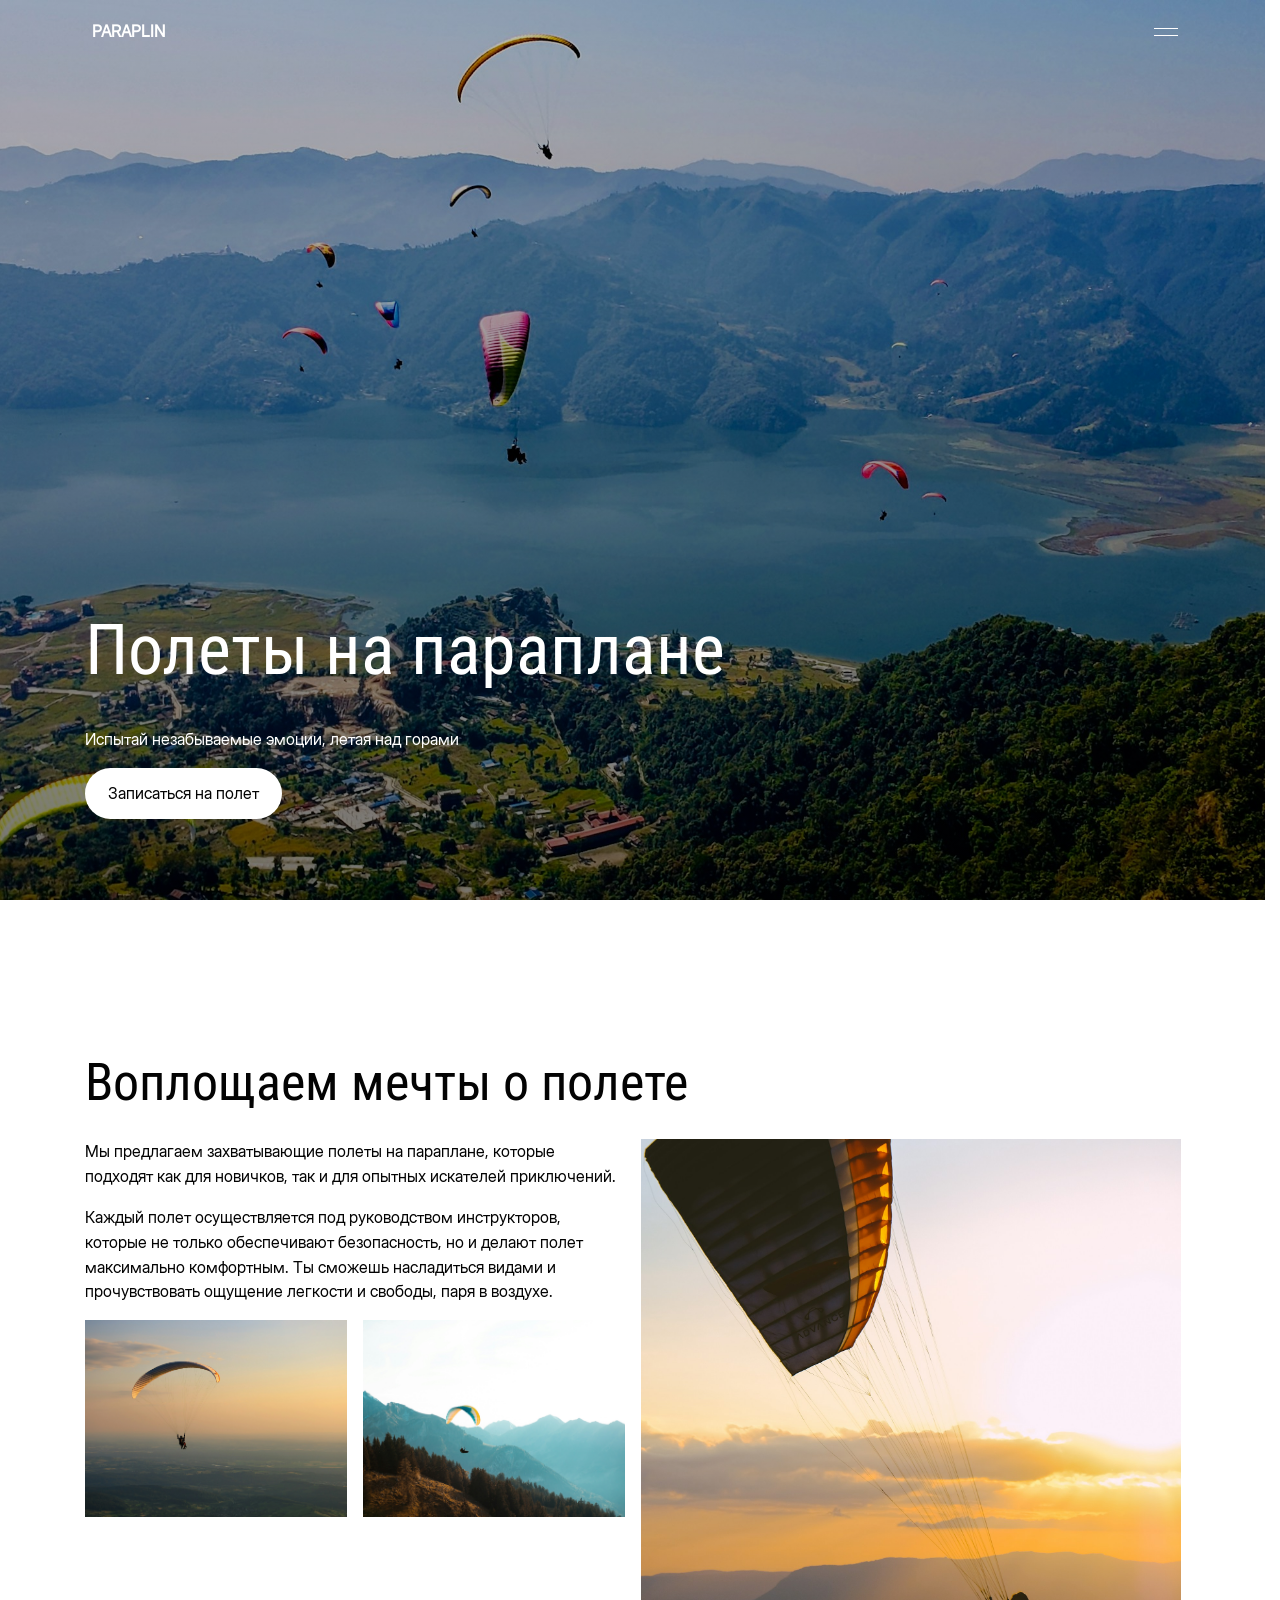
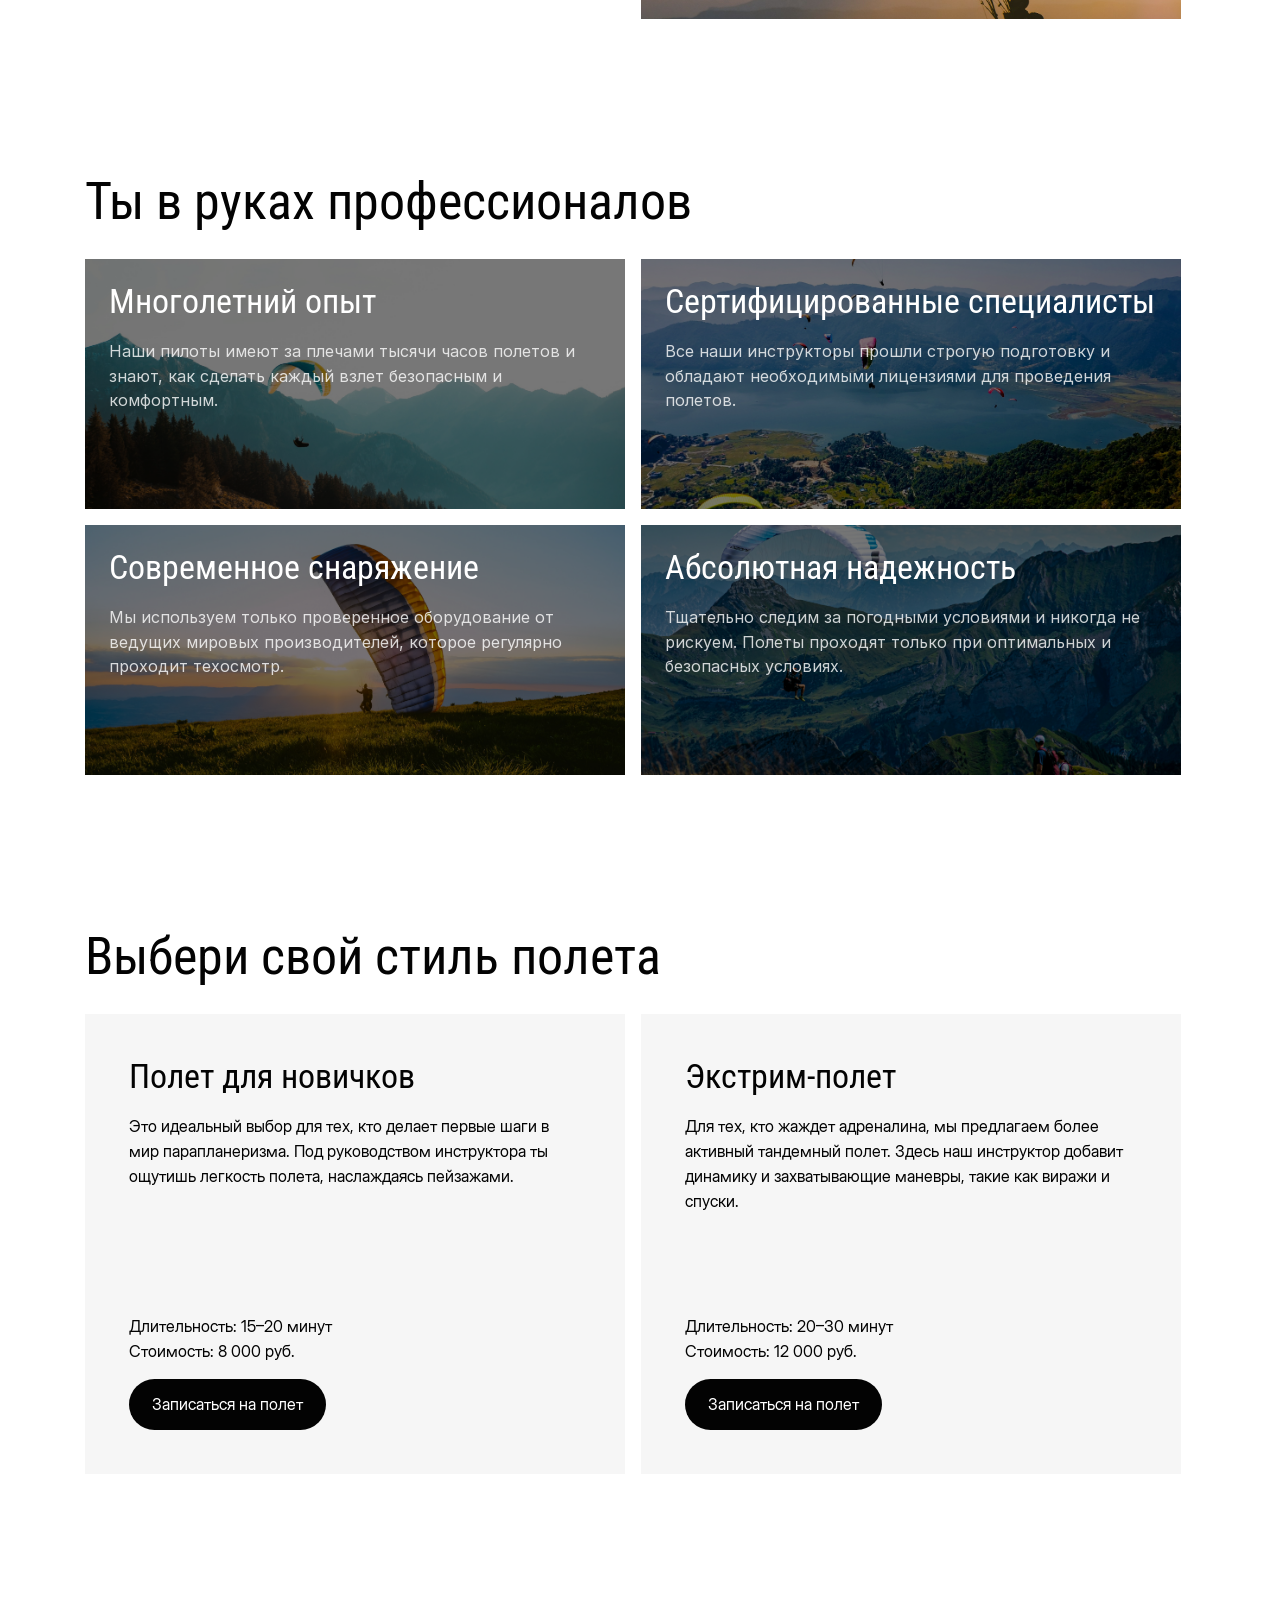
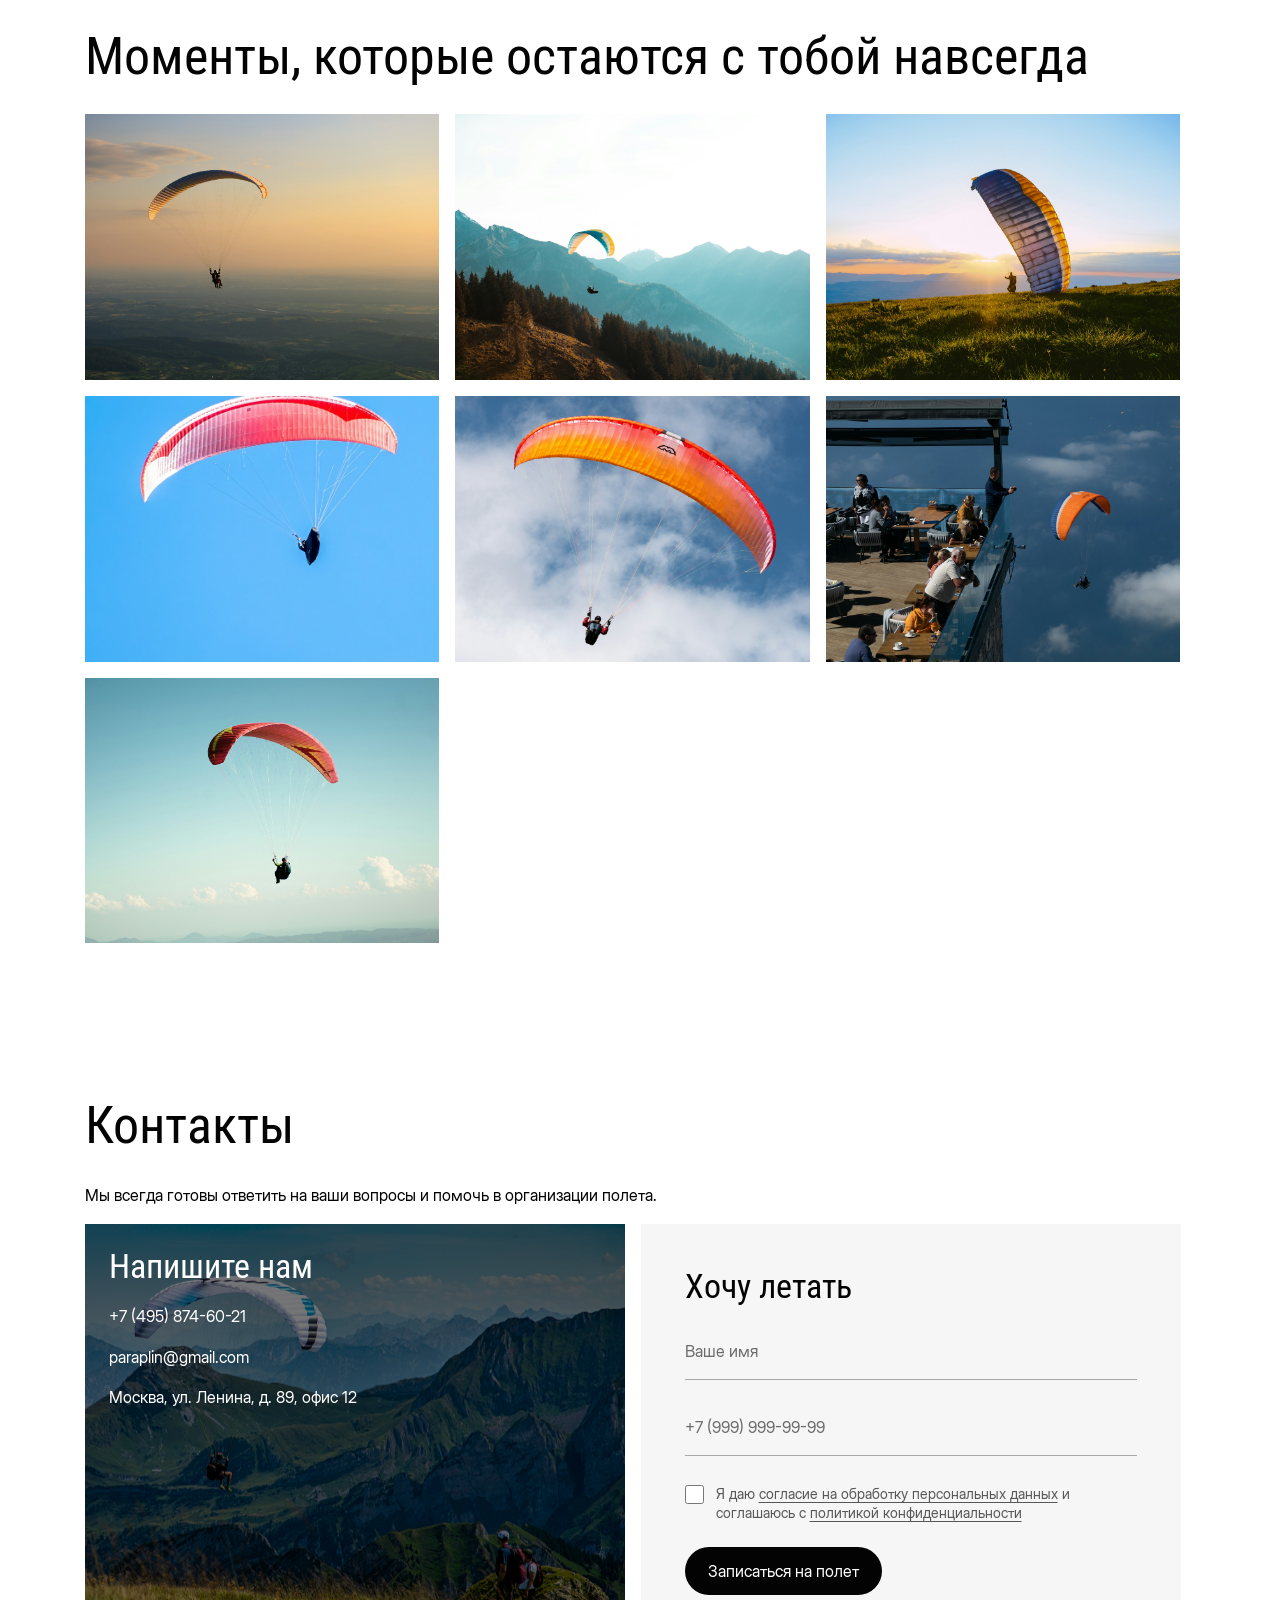
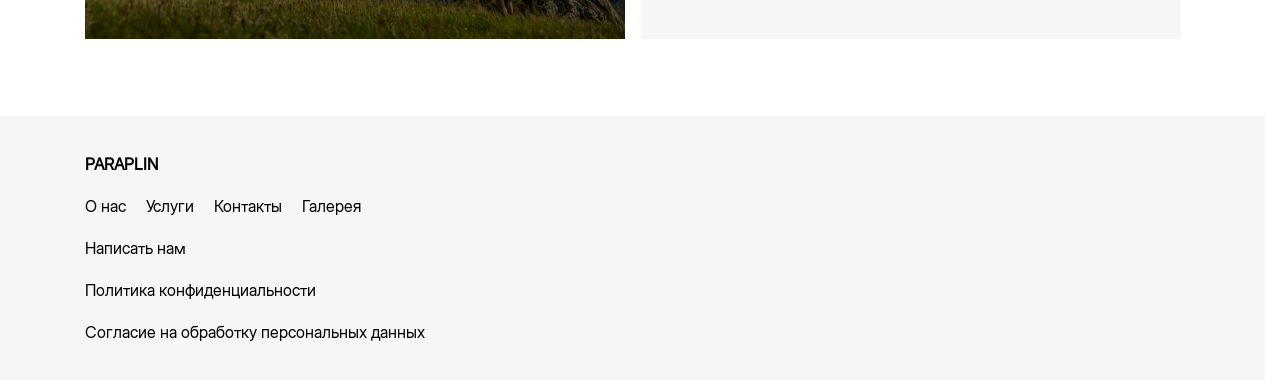
<file: index.html>
<!doctype html><html lang="ru"><meta charset="utf-8"><meta name="viewport" content="width=device-width,initial-scale=1"><title>PARAPLIN — полеты на параплане</title><link rel="stylesheet" href="style.css?v=10"><object class="hero-image" data="hero.svg" aria-hidden="true" tabindex="-1"></object><main class="desktop-layout"><object class="art" data="art.svg" aria-hidden="true" tabindex="-1"></object><div class="anchor" id="about" style="top:845px"></div><div class="anchor" id="services" style="top:2735px"></div><div class="anchor" id="gallery" style="top:3480px"></div><div class="anchor" id="contact" style="top:5400px"></div><h1 class="copy hero-copy" style="left:140.0px;top:498.059px;font-size:66.0px;font-weight:400;color:white;font-family:Roboto Condensed,Arial,sans-serif;letter-spacing:-0.04em"><span style="left:0.0px;top:0.0px">Полеты на параплане</span></h1><p class="copy hero-copy" style="left:140.0px;top:578.227px;font-size:24.0px;font-weight:400;color:white;font-family:Inter,Arial,sans-serif;letter-spacing:0em"><span style="left:0.0px;top:0.0px">Испытай незабываемые эмоции, летая над горами</span></p><button type="button" data-book class="pill positioned-pill hero-copy" style="left:140px;top:624px;height:49px">Записаться на полет</button><p class="copy body-copy" data-copy="about" style="left:740.0px;top:920.318px;font-size:16.0px;font-weight:400;color:#030303;font-family:Inter,Arial,sans-serif;letter-spacing:0em"><span style="left:0.0px;top:0.0px">Мы предлагаем захватывающие полеты на параплане, которые </span><span style="left:0.0px;top:23.0px">подходят как для новичков, так и для опытных искателей </span><span style="left:0.0px;top:46.0px">приключений. </span></p><p class="copy body-copy" data-copy="about" style="left:140.0px;top:1300.32px;font-size:16.0px;font-weight:400;color:#030303;font-family:Inter,Arial,sans-serif;letter-spacing:0em"><span style="left:0.0px;top:0.0px">Каждый полет осуществляется под руководством </span><span style="left:0.0px;top:23.0px">инструкторов, которые не только обеспечивают безопасность, </span><span style="left:0.0px;top:46.0px">но и делают полет максимально комфортным. Ты сможешь </span><span style="left:0.0px;top:69.0px">насладиться видами и прочувствовать ощущение легкости и </span><span style="left:0.0px;top:92.0px">свободы, паря в воздухе.</span></p><h2 class="copy body-copy" style="left:140.0px;top:944.539px;font-size:44.0px;font-weight:400;color:#030303;font-family:Roboto Condensed,Arial,sans-serif;letter-spacing:-0.02em"><span style="left:0.0px;top:0.0px">Воплощаем мечты о полете</span></h2><h2 class="copy body-copy" style="left:140.0px;top:3568.54px;font-size:44.0px;font-weight:400;color:#030303;font-family:Roboto Condensed,Arial,sans-serif;letter-spacing:-0.02em"><span style="left:0.0px;top:0.0px">Моменты, которые остаются с тобой навсегда</span></h2><a href="#contact" class="copy body-copy" style="left:140.0px;top:5482.54px;font-size:44.0px;font-weight:400;color:#030303;font-family:Roboto Condensed,Arial,sans-serif;letter-spacing:-0.02em"><span style="left:0.0px;top:0.0px">Контакты</span></a><h2 class="copy body-copy" style="left:140.0px;top:1826.54px;font-size:44.0px;font-weight:400;color:#030303;font-family:Roboto Condensed,Arial,sans-serif;letter-spacing:-0.02em"><span style="left:0.0px;top:0.0px">Ты в руках профессионалов</span></h2><h2 class="copy body-copy" style="left:140.0px;top:2819.54px;font-size:44.0px;font-weight:400;color:#030303;font-family:Roboto Condensed,Arial,sans-serif;letter-spacing:-0.02em"><span style="left:0.0px;top:0.0px">Выбери свой стиль полета</span></h2><p class="copy body-copy advantage-description" data-copy="experience-description" style="left:170.0px;top:1985.32px;font-size:16.0px;font-weight:400;letter-spacing:0em"><span style="left:0.0px;top:0.0px">Наши пилоты имеют за плечами тысячи часов </span><span style="left:0.0px;top:23.0px">полетов и знают, как сделать каждый взлет </span><span style="left:0.0px;top:46.0px">безопасным и комфортным.</span></p><p class="copy body-copy advantage-description" data-copy="equipment-description" style="left:170.0px;top:2452.32px;font-size:16.0px;font-weight:400;letter-spacing:0em"><span style="left:0.0px;top:0.0px">Мы используем только проверенное </span><span style="left:0.0px;top:23.0px">оборудование от ведущих мировых </span><span style="left:0.0px;top:46.0px">производителей, которое регулярно проходит </span><span style="left:0.0px;top:69.0px">техосмотр.</span></p><p class="copy body-copy advantage-description" data-copy="instructors-description" style="left:770.0px;top:1985.32px;font-size:16.0px;font-weight:400;letter-spacing:0em"><span style="left:0.0px;top:0.0px">Все наши инструкторы прошли строгую подготовку </span><span style="left:0.0px;top:23.0px">и обладают необходимыми лицензиями для </span><span style="left:0.0px;top:46.0px">проведения полетов.</span></p><p class="copy body-copy advantage-description" data-copy="safety-description" style="left:770.0px;top:2316.32px;font-size:16.0px;font-weight:400;letter-spacing:0em"><span style="left:0.0px;top:0.0px">Тщательно следим за погодными условиями и </span><span style="left:0.0px;top:23.0px">никогда не рискуем. Полеты проходят только при </span><span style="left:0.0px;top:46.0px">оптимальных и безопасных условиях.</span></p><p class="copy body-copy advantage-title" data-copy="experience-title" style="left:170.0px;top:1933.07px;font-size:28.0px;font-weight:400;color:white;font-family:Roboto Condensed,Arial,sans-serif;letter-spacing:0em"><span style="left:0.0px;top:0.0px">Многолетний опыт</span></p><p class="copy body-copy advantage-title" data-copy="equipment-title" style="left:170.0px;top:2400.07px;font-size:28.0px;font-weight:400;color:white;font-family:Roboto Condensed,Arial,sans-serif;letter-spacing:0em"><span style="left:0.0px;top:0.0px">Современное снаряжение</span></p><p class="copy body-copy advantage-title" data-copy="instructors-title" style="left:770.0px;top:1933.07px;font-size:28.0px;font-weight:400;color:white;font-family:Roboto Condensed,Arial,sans-serif;letter-spacing:0em"><span style="left:0.0px;top:0.0px">Сертифицированные специалисты</span></p><p class="copy body-copy advantage-title" data-copy="safety-title" style="left:770.0px;top:2264.07px;font-size:28.0px;font-weight:400;color:white;font-family:Roboto Condensed,Arial,sans-serif;letter-spacing:0em"><span style="left:0.0px;top:0.0px">Абсолютная надежность</span></p><p class="copy body-copy" data-copy="beginner-description" style="left:170.0px;top:2978.32px;font-size:16.0px;font-weight:400;color:#030303;font-family:Inter,Arial,sans-serif;letter-spacing:0em"><span style="left:0.0px;top:0.0px">Это идеальный выбор для тех, кто делает </span><span style="left:0.0px;top:23.0px">первые шаги в мир парапланеризма. Под </span><span style="left:0.0px;top:46.0px">руководством инструктора ты ощутишь </span><span style="left:0.0px;top:69.0px">легкость полета, наслаждаясь пейзажами.</span></p><p class="copy body-copy" style="left:170.0px;top:5881.32px;font-size:16.0px;font-weight:400;color:white;font-family:Inter,Arial,sans-serif;letter-spacing:0em"><span style="left:0.0px;top:0.0px">Телефон:</span></p><a href="tel:+74958746021" class="copy body-copy" style="left:268.0px;top:5881.32px;font-size:16.0px;font-weight:400;color:white;font-family:Inter,Arial,sans-serif;letter-spacing:0em"><span style="left:0.0px;top:0.0px">+7 (495) 874-60-21</span></a><a href="mailto:paraplin@gmail.com" class="copy body-copy" style="left:268.0px;top:5927.32px;font-size:16.0px;font-weight:400;color:white;font-family:Inter,Arial,sans-serif;letter-spacing:0em"><span style="left:0.0px;top:0.0px">paraplin@gmail.com</span></a><p class="copy body-copy" style="left:268.0px;top:5970.32px;font-size:16.0px;font-weight:400;color:white;font-family:Inter,Arial,sans-serif;letter-spacing:0em"><span style="left:0.0px;top:0.0px">Москва, ул. Ленина, д. 89, офис 12</span></p><p class="copy body-copy" style="left:170.0px;top:5927.32px;font-size:16.0px;font-weight:400;color:white;font-family:Inter,Arial,sans-serif;letter-spacing:0em"><span style="left:0.0px;top:0.0px">Email:</span></p><p class="copy body-copy" style="left:170.0px;top:5970.32px;font-size:16.0px;font-weight:400;color:white;font-family:Inter,Arial,sans-serif;letter-spacing:0em"><span style="left:0.0px;top:0.0px">Адрес:</span></p><p class="copy body-copy" data-copy="extreme-description" style="left:770.0px;top:2978.32px;font-size:16.0px;font-weight:400;color:#030303;font-family:Inter,Arial,sans-serif;letter-spacing:0em"><span style="left:0.0px;top:0.0px">Для тех, кто жаждет адреналина, мы </span><span style="left:0.0px;top:23.0px">предлагаем более активный тандемный </span><span style="left:0.0px;top:46.0px">полет. Здесь наш инструктор добавит </span><span style="left:0.0px;top:69.0px">динамику и захватывающие маневры, такие </span><span style="left:0.0px;top:92.0px">как виражи и спуски.</span></p><p class="copy body-copy" style="left:140.0px;top:5555.23px;font-size:24.0px;font-weight:400;color:#030303;font-family:Inter,Arial,sans-serif;letter-spacing:0em"><span style="left:0.0px;top:0.0px">Мы всегда готовы ответить на ваши вопросы </span><span style="left:0.0px;top:35.0px">и помочь в организации полета</span></p><p class="copy body-copy" data-copy="beginner-details" style="left:170.0px;top:3235.32px;font-size:16.0px;font-weight:400;color:#030303;font-family:Inter,Arial,sans-serif;letter-spacing:0em"><span style="left:0.0px;top:0.0px">Длительность: 15–20 минут
</span><span style="left:0.0px;top:23.0px">Стоимость: 8 000 руб.</span></p><p class="copy body-copy" data-copy="extreme-details" style="left:770.0px;top:3235.32px;font-size:16.0px;font-weight:400;color:#030303;font-family:Inter,Arial,sans-serif;letter-spacing:0em"><span style="left:0.0px;top:0.0px">Длительность: 20–30 минут
</span><span style="left:0.0px;top:23.0px">Стоимость: 12 000 руб.</span></p><p class="copy body-copy" data-copy="beginner-title" style="left:170.0px;top:2926.07px;font-size:28.0px;font-weight:400;color:#030303;font-family:Roboto Condensed,Arial,sans-serif;letter-spacing:0em"><span style="left:0.0px;top:0.0px">Полет для новичков</span></p><p class="copy body-copy" style="left:770.0px;top:5694.07px;font-size:28.0px;font-weight:400;color:#030303;font-family:Roboto Condensed,Arial,sans-serif;letter-spacing:0em"><span style="left:0.0px;top:0.0px">Хочу летать</span></p><p class="copy body-copy" style="left:170.0px;top:5694.07px;font-size:28.0px;font-weight:400;color:white;font-family:Roboto Condensed,Arial,sans-serif;letter-spacing:0em"><span style="left:0.0px;top:0.0px">Напишите нам</span></p><p class="copy body-copy" data-copy="extreme-title" style="left:770.0px;top:2926.07px;font-size:28.0px;font-weight:400;color:#030303;font-family:Roboto Condensed,Arial,sans-serif;letter-spacing:0em"><span style="left:0.0px;top:0.0px">Экстрим-полет</span></p><button type="button" data-book class="pill positioned-pill body-copy" style="left:170px;top:3294px;height:53px">Записаться на полет</button><button type="button" data-book class="pill positioned-pill body-copy" style="left:770px;top:3294px;height:53px">Записаться на полет</button><form id="booking" class="booking-form">
  <input name="name" type="text" autocomplete="name" aria-label="Ваше имя" placeholder="Ваше имя" required>
  <input name="phone" type="tel" inputmode="tel" autocomplete="tel" aria-label="Телефон" placeholder="+7 (999) 999-99-99" required>
  <label class="booking-consent">
    <input name="consent" type="checkbox" required>
    <span>Я даю <a href="consent.html">согласие на обработку персональных данных</a> и соглашаюсь с <a href="privacy.html">политикой конфиденциальности</a></span>
  </label>
  <button type="submit" class="pill">Записаться на полет</button>
  <p class="result" role="status"></p>
</form></main><script src="site.js?v=1"></script><script src="main.js?v=7"></script></html>
</file>
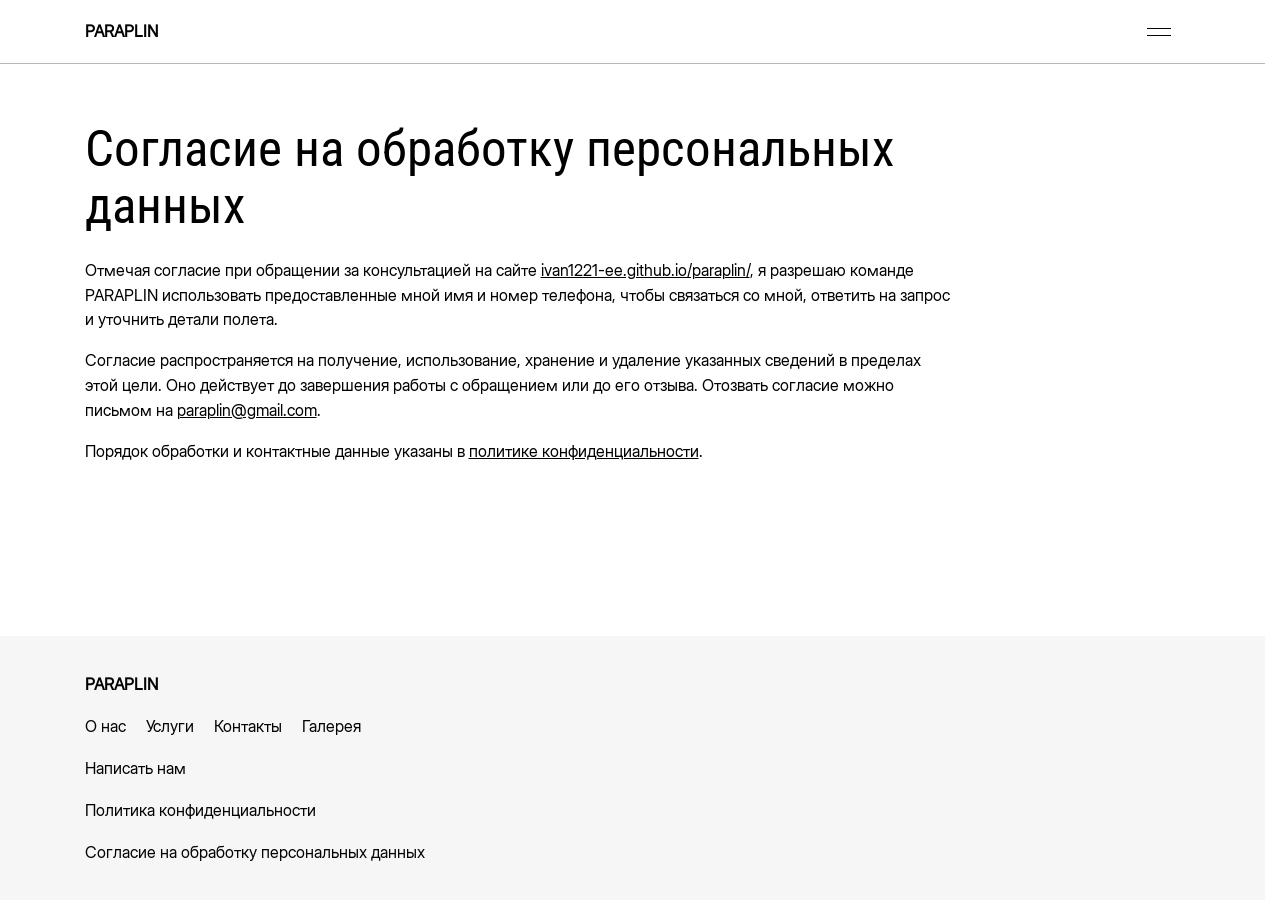
<file: consent.html>
<!doctype html>
<html lang="ru">
<head>
  <meta charset="utf-8">
  <meta name="viewport" content="width=device-width,initial-scale=1">
  <title>Согласие на обработку персональных данных — PARAPLIN</title>
  <link rel="stylesheet" href="style.css?v=10">
</head>
<body class="document">
  <main class="document-frame">
<article class="legal-content">
<h1>Согласие на обработку персональных данных</h1>
<p>Отмечая согласие при обращении за консультацией на сайте <a href="./">ivan1221-ee.github.io/paraplin/</a>, я разрешаю команде PARAPLIN использовать предоставленные мной имя и номер телефона, чтобы связаться со мной, ответить на запрос и уточнить детали полета.</p>
<p>Согласие распространяется на получение, использование, хранение и удаление указанных сведений в пределах этой цели. Оно действует до завершения работы с обращением или до его отзыва. Отозвать согласие можно письмом на <a href="mailto:paraplin@gmail.com">paraplin@gmail.com</a>.</p>
<p>Порядок обработки и контактные данные указаны в <a href="privacy.html">политике конфиденциальности</a>.</p>
</article>
  </main>
  <script src="site.js?v=1"></script>
</body>
</html>
</file>
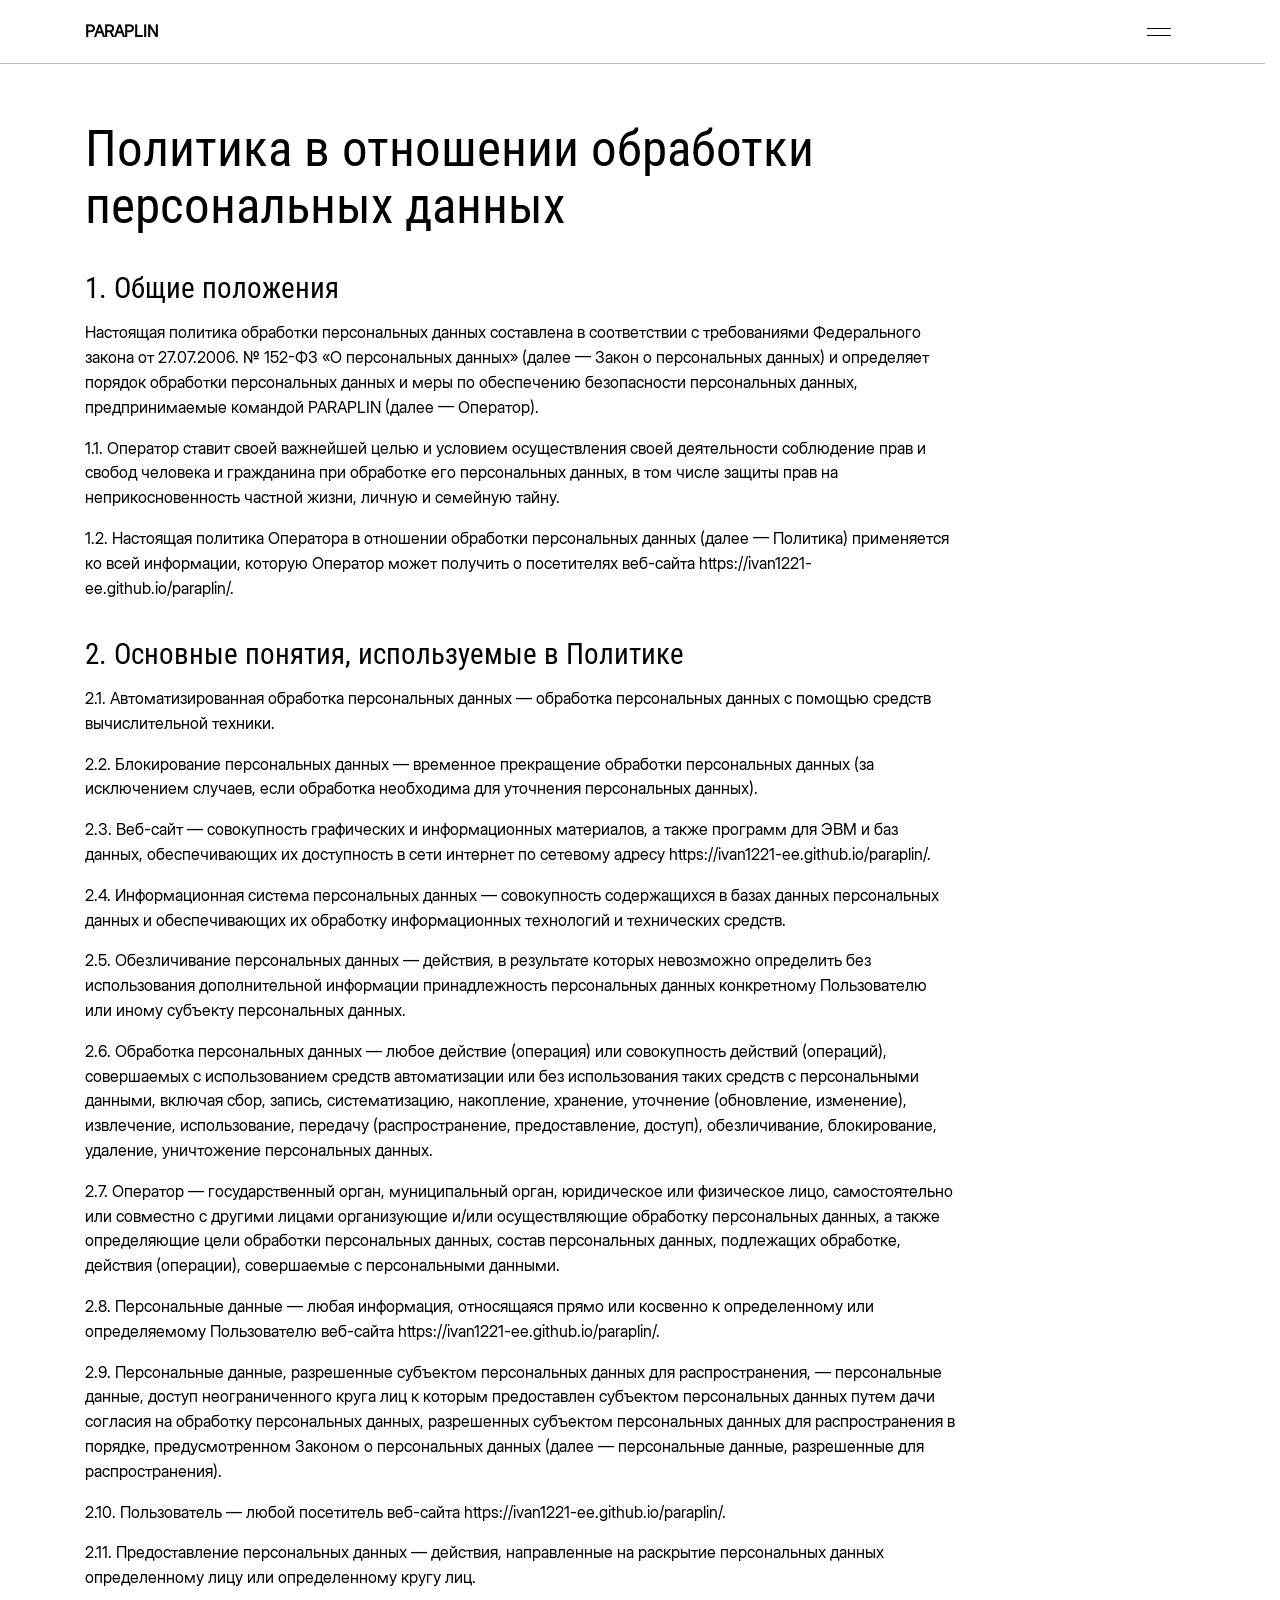
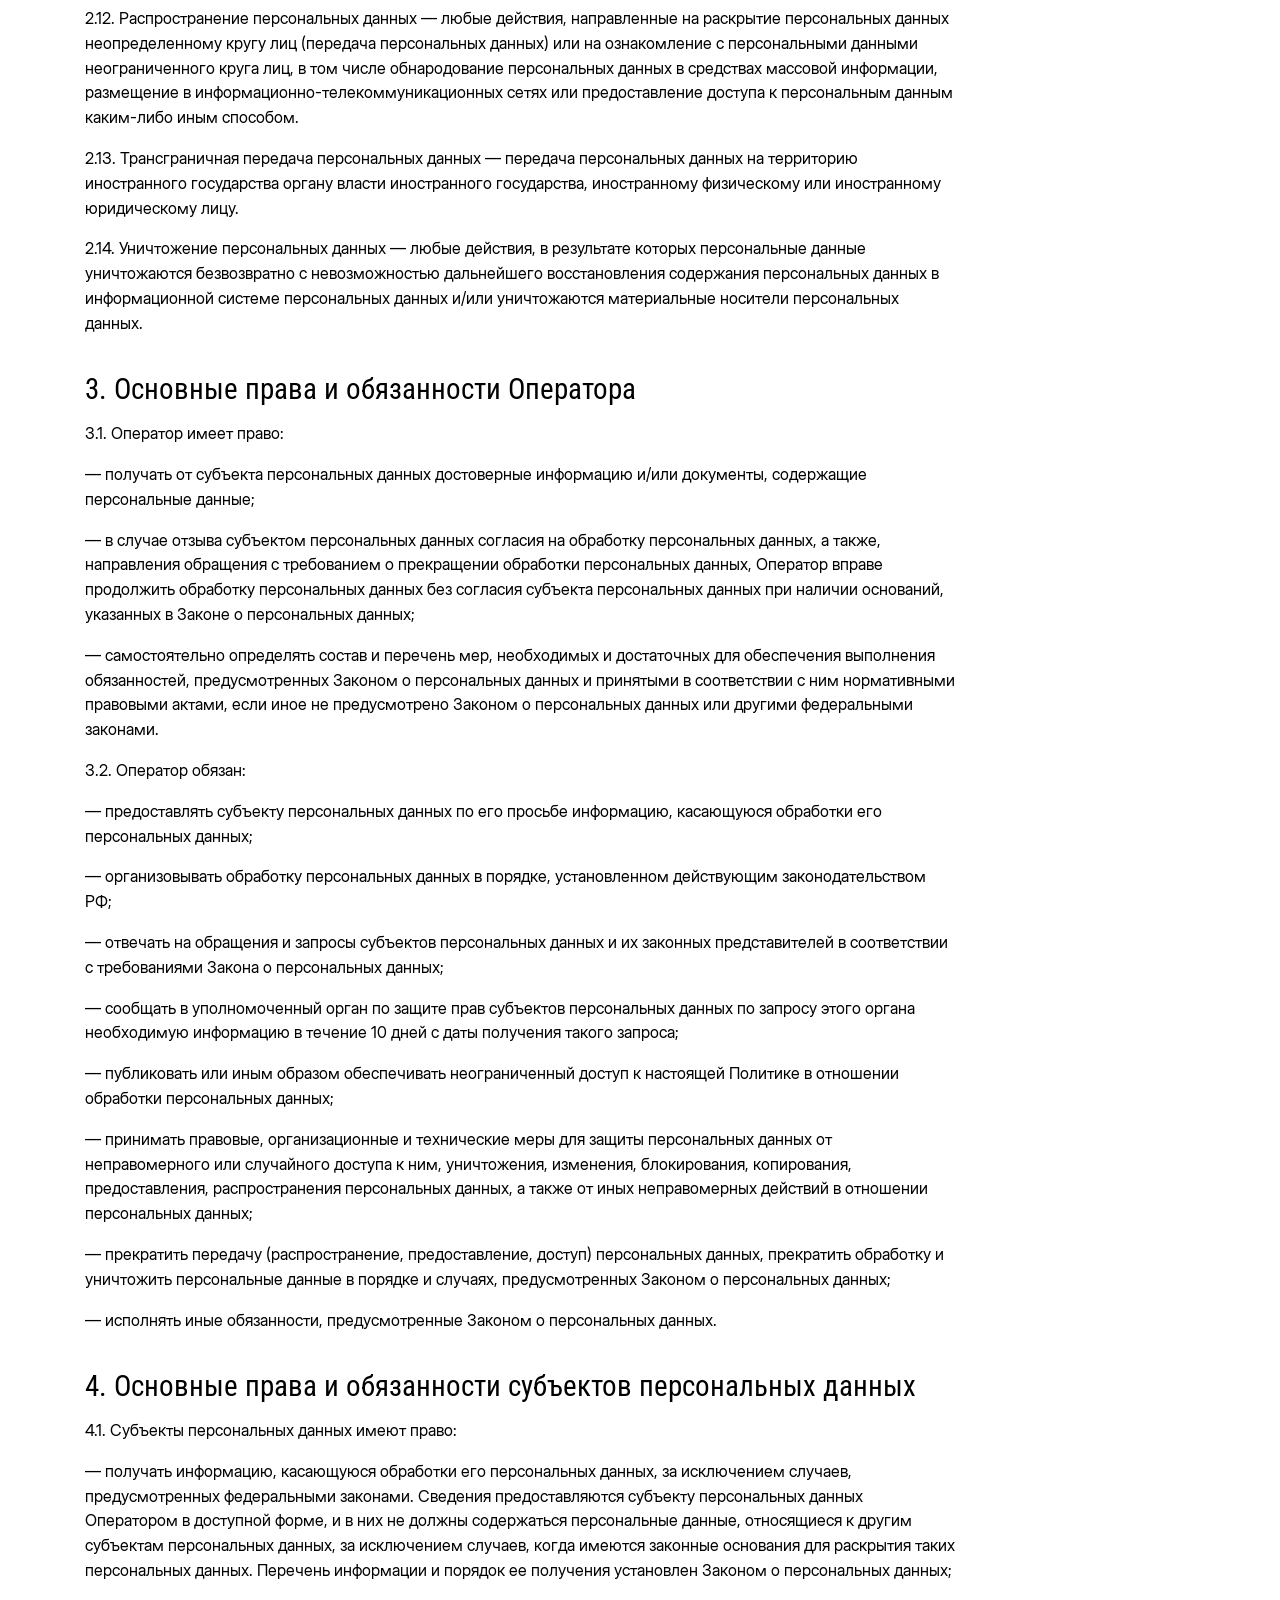
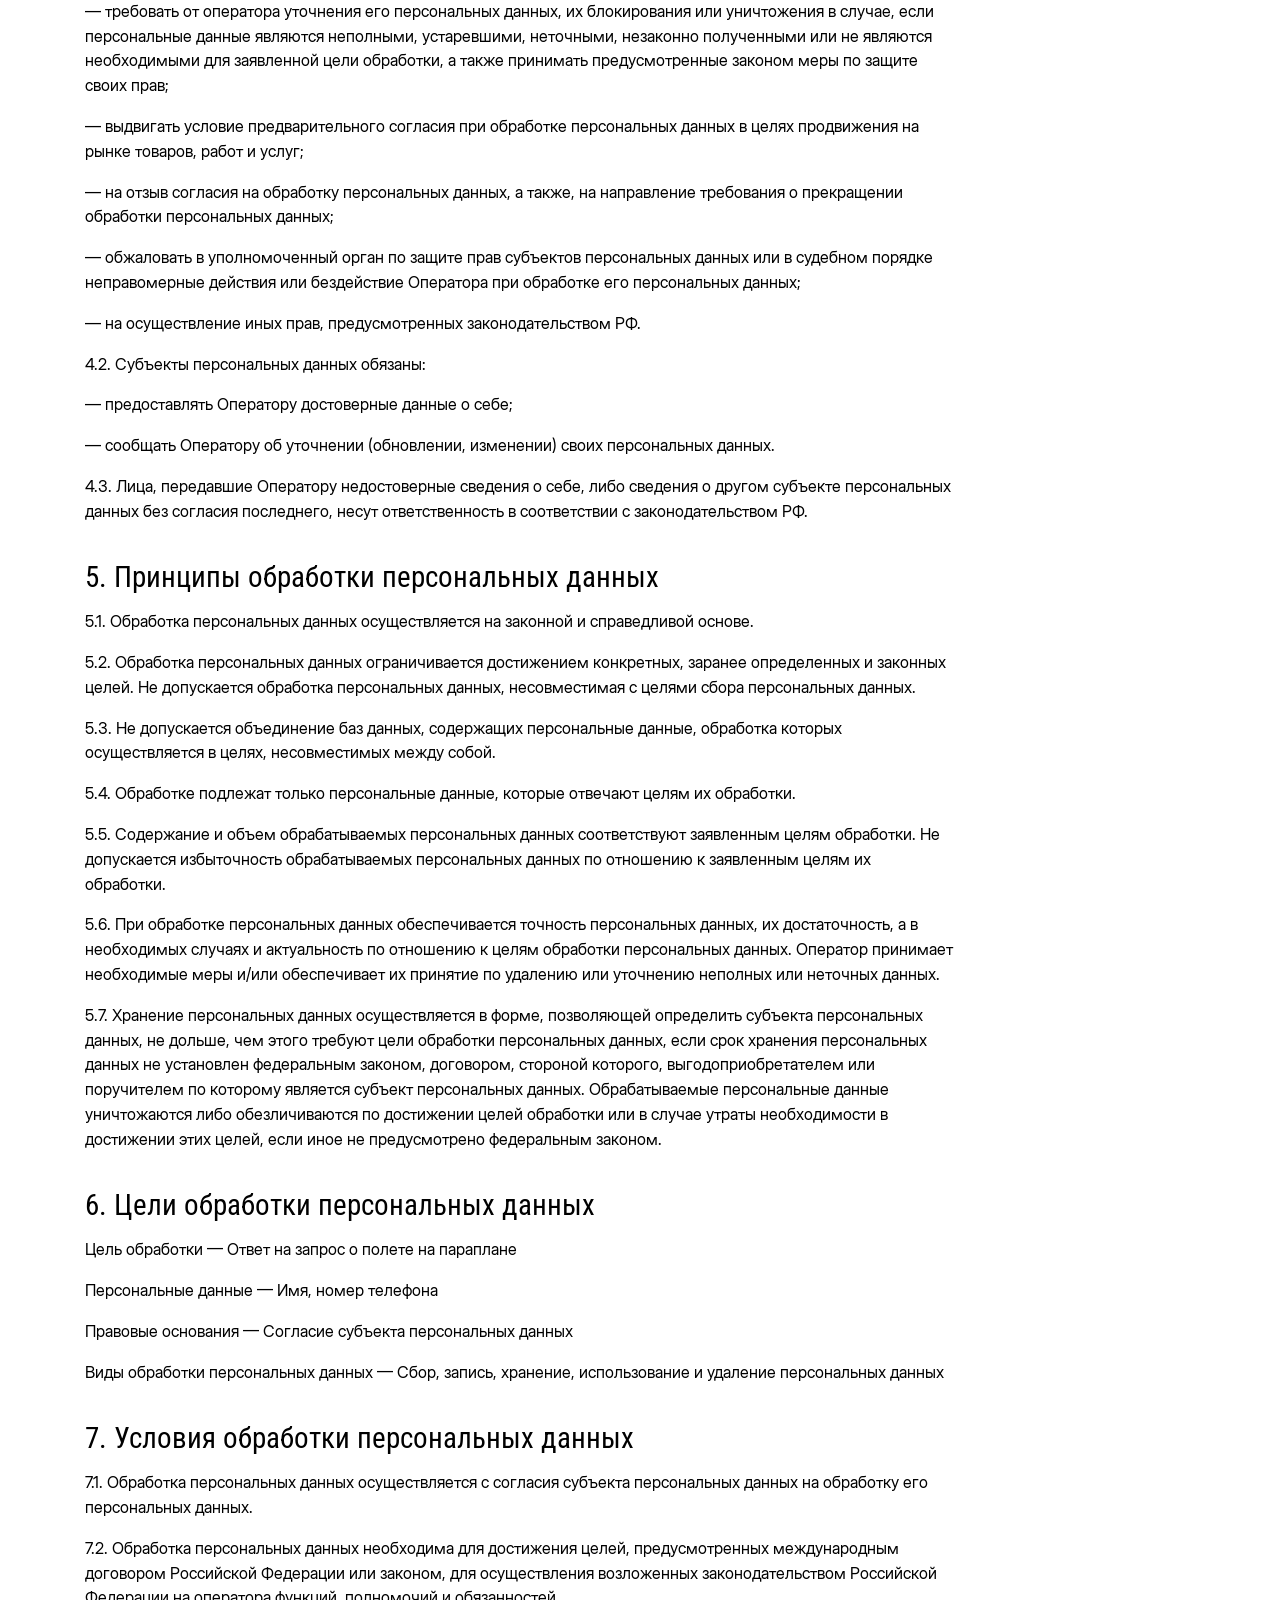
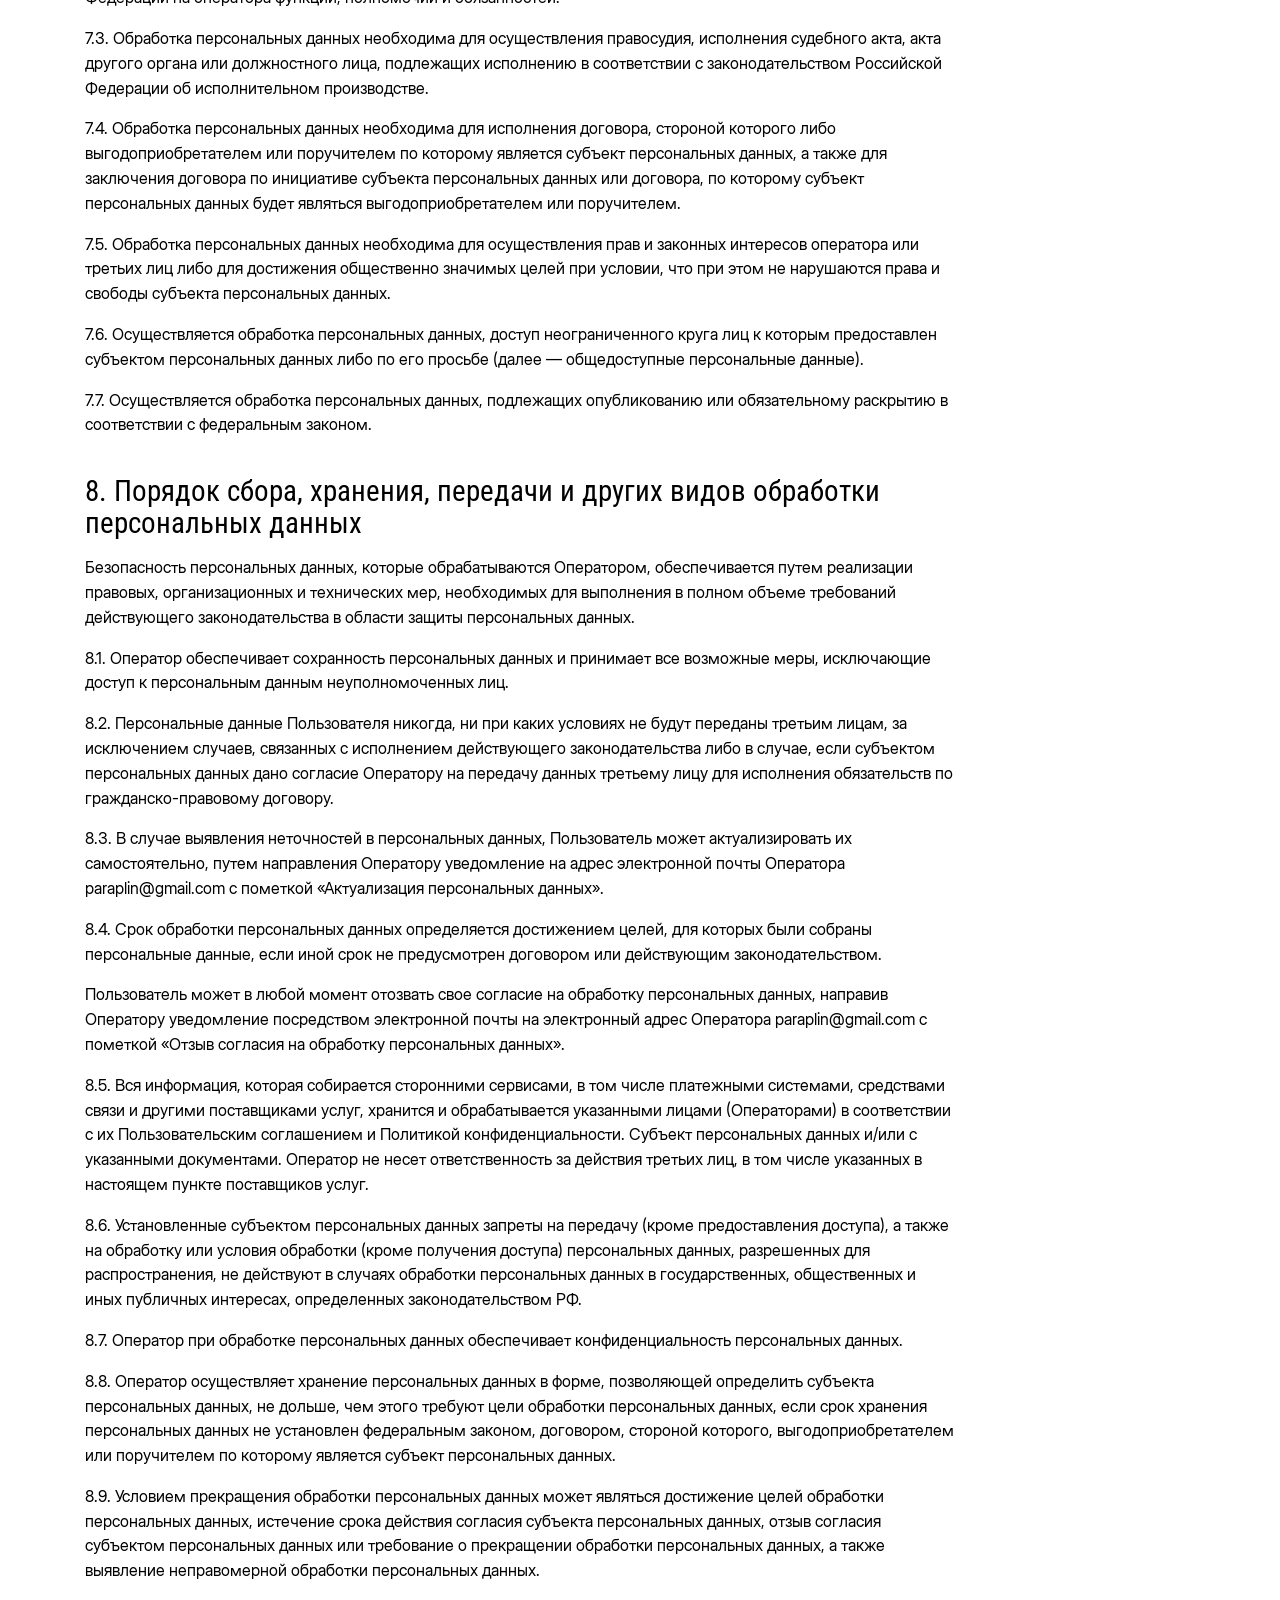
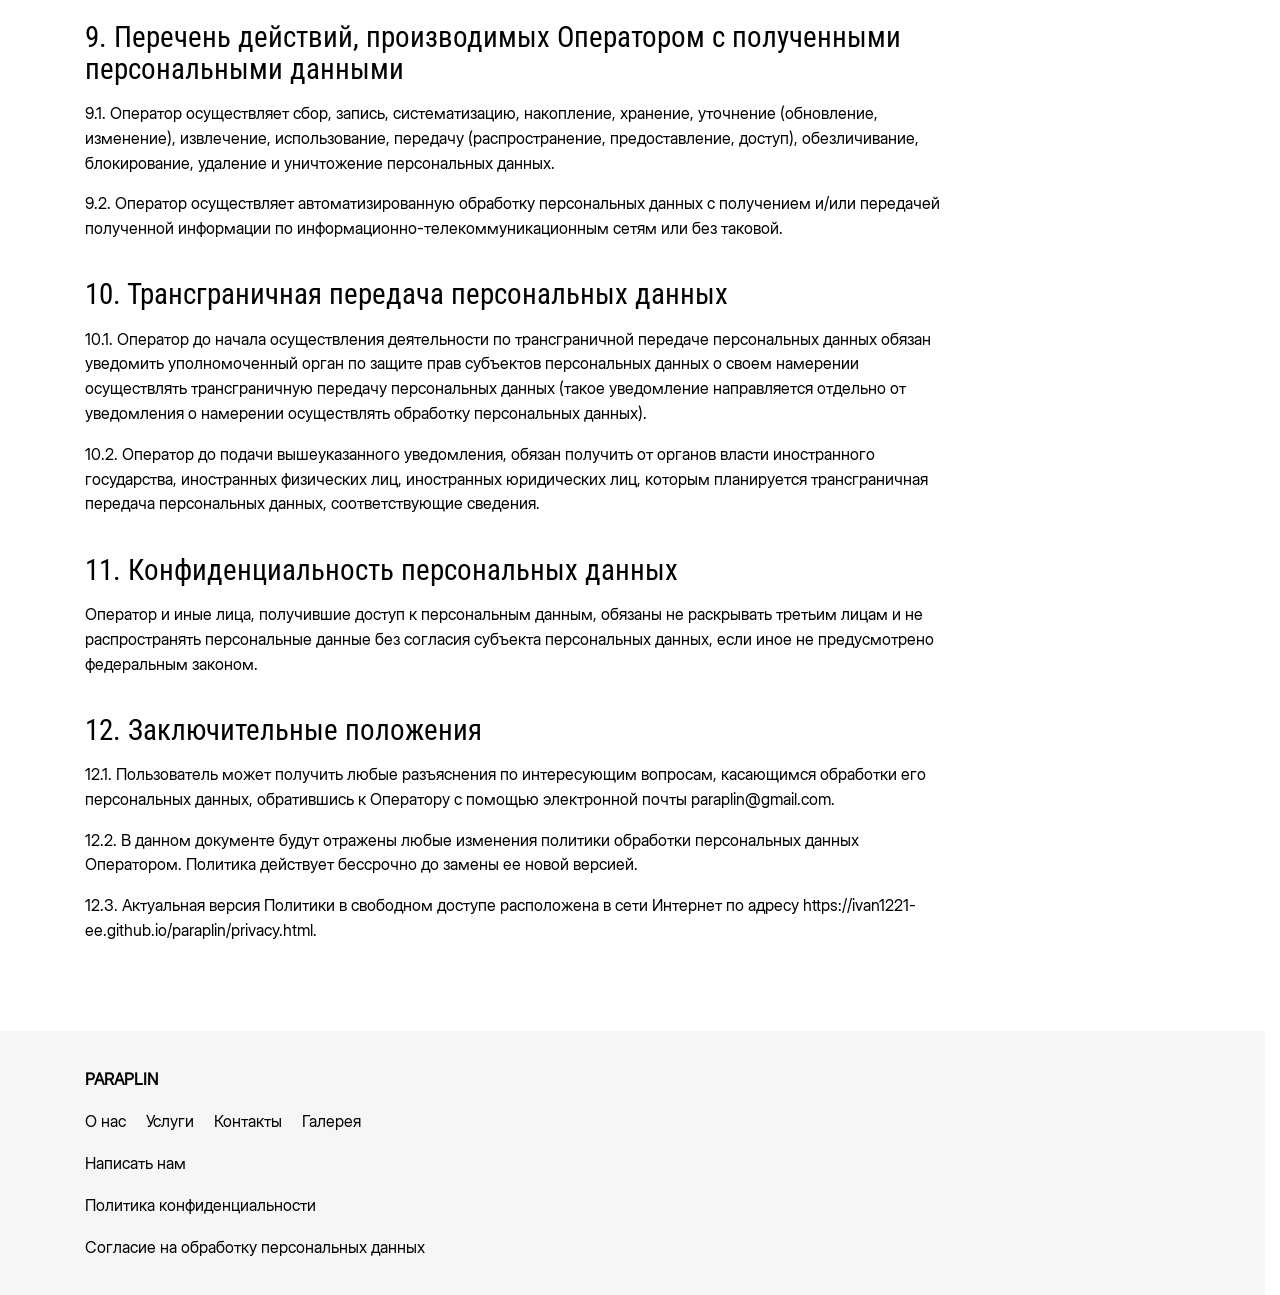
<file: privacy.html>
<!doctype html>
<html lang="ru">
<head>
  <meta charset="utf-8">
  <meta name="viewport" content="width=device-width,initial-scale=1">
  <title>Политика в отношении обработки персональных данных — PARAPLIN</title>
  <link rel="stylesheet" href="style.css?v=10">
</head>
<body class="document">
  <main class="document-frame">
<article class="legal-content">
<h1>Политика в отношении обработки персональных данных</h1>
<h2>1. Общие положения</h2>
<p>Настоящая политика обработки персональных данных составлена в соответствии с требованиями Федерального закона от 27.07.2006. № 152-ФЗ «О персональных данных» (далее — Закон о персональных данных) и определяет порядок обработки персональных данных и меры по обеспечению безопасности персональных данных, предпринимаемые командой PARAPLIN (далее — Оператор).</p>
<p>1.1. Оператор ставит своей важнейшей целью и условием осуществления своей деятельности соблюдение прав и свобод человека и гражданина при обработке его персональных данных, в том числе защиты прав на неприкосновенность частной жизни, личную и семейную тайну.</p>
<p>1.2. Настоящая политика Оператора в отношении обработки персональных данных (далее — Политика) применяется ко всей информации, которую Оператор может получить о посетителях веб-сайта https://ivan1221-ee.github.io/paraplin/.</p>
<h2>2. Основные понятия, используемые в Политике</h2>
<p>2.1. Автоматизированная обработка персональных данных — обработка персональных данных с помощью средств вычислительной техники.</p>
<p>2.2. Блокирование персональных данных — временное прекращение обработки персональных данных (за исключением случаев, если обработка необходима для уточнения персональных данных).</p>
<p>2.3. Веб-сайт — совокупность графических и информационных материалов, а также программ для ЭВМ и баз данных, обеспечивающих их доступность в сети интернет по сетевому адресу https://ivan1221-ee.github.io/paraplin/.</p>
<p>2.4. Информационная система персональных данных — совокупность содержащихся в базах данных персональных данных и обеспечивающих их обработку информационных технологий и технических средств.</p>
<p>2.5. Обезличивание персональных данных — действия, в результате которых невозможно определить без использования дополнительной информации принадлежность персональных данных конкретному Пользователю или иному субъекту персональных данных.</p>
<p>2.6. Обработка персональных данных — любое действие (операция) или совокупность действий (операций), совершаемых с использованием средств автоматизации или без использования таких средств с персональными данными, включая сбор, запись, систематизацию, накопление, хранение, уточнение (обновление, изменение), извлечение, использование, передачу (распространение, предоставление, доступ), обезличивание, блокирование, удаление, уничтожение персональных данных.</p>
<p>2.7. Оператор — государственный орган, муниципальный орган, юридическое или физическое лицо, самостоятельно или совместно с другими лицами организующие и/или осуществляющие обработку персональных данных, а также определяющие цели обработки персональных данных, состав персональных данных, подлежащих обработке, действия (операции), совершаемые с персональными данными.</p>
<p>2.8. Персональные данные — любая информация, относящаяся прямо или косвенно к определенному или определяемому Пользователю веб-сайта https://ivan1221-ee.github.io/paraplin/.</p>
<p>2.9. Персональные данные, разрешенные субъектом персональных данных для распространения, — персональные данные, доступ неограниченного круга лиц к которым предоставлен субъектом персональных данных путем дачи согласия на обработку персональных данных, разрешенных субъектом персональных данных для распространения в порядке, предусмотренном Законом о персональных данных (далее — персональные данные, разрешенные для распространения).</p>
<p>2.10. Пользователь — любой посетитель веб-сайта https://ivan1221-ee.github.io/paraplin/.</p>
<p>2.11. Предоставление персональных данных — действия, направленные на раскрытие персональных данных определенному лицу или определенному кругу лиц.</p>
<p>2.12. Распространение персональных данных — любые действия, направленные на раскрытие персональных данных неопределенному кругу лиц (передача персональных данных) или на ознакомление с персональными данными неограниченного круга лиц, в том числе обнародование персональных данных в средствах массовой информации, размещение в информационно-телекоммуникационных сетях или предоставление доступа к персональным данным каким-либо иным способом.</p>
<p>2.13. Трансграничная передача персональных данных — передача персональных данных на территорию иностранного государства органу власти иностранного государства, иностранному физическому или иностранному юридическому лицу.</p>
<p>2.14. Уничтожение персональных данных — любые действия, в результате которых персональные данные уничтожаются безвозвратно с невозможностью дальнейшего восстановления содержания персональных данных в информационной системе персональных данных и/или уничтожаются материальные носители персональных данных.</p>
<h2>3. Основные права и обязанности Оператора</h2>
<p>3.1. Оператор имеет право:</p>
<p>— получать от субъекта персональных данных достоверные информацию и/или документы, содержащие персональные данные;</p>
<p>— в случае отзыва субъектом персональных данных согласия на обработку персональных данных, а также, направления обращения с требованием о прекращении обработки персональных данных, Оператор вправе продолжить обработку персональных данных без согласия субъекта персональных данных при наличии оснований, указанных в Законе о персональных данных;</p>
<p>— самостоятельно определять состав и перечень мер, необходимых и достаточных для обеспечения выполнения обязанностей, предусмотренных Законом о персональных данных и принятыми в соответствии с ним нормативными правовыми актами, если иное не предусмотрено Законом о персональных данных или другими федеральными законами.</p>
<p>3.2. Оператор обязан:</p>
<p>— предоставлять субъекту персональных данных по его просьбе информацию, касающуюся обработки его персональных данных;</p>
<p>— организовывать обработку персональных данных в порядке, установленном действующим законодательством РФ;</p>
<p>— отвечать на обращения и запросы субъектов персональных данных и их законных представителей в соответствии с требованиями Закона о персональных данных;</p>
<p>— сообщать в уполномоченный орган по защите прав субъектов персональных данных по запросу этого органа необходимую информацию в течение 10 дней с даты получения такого запроса;</p>
<p>— публиковать или иным образом обеспечивать неограниченный доступ к настоящей Политике в отношении обработки персональных данных;</p>
<p>— принимать правовые, организационные и технические меры для защиты персональных данных от неправомерного или случайного доступа к ним, уничтожения, изменения, блокирования, копирования, предоставления, распространения персональных данных, а также от иных неправомерных действий в отношении персональных данных;</p>
<p>— прекратить передачу (распространение, предоставление, доступ) персональных данных, прекратить обработку и уничтожить персональные данные в порядке и случаях, предусмотренных Законом о персональных данных;</p>
<p>— исполнять иные обязанности, предусмотренные Законом о персональных данных.</p>
<h2>4. Основные права и обязанности субъектов персональных данных</h2>
<p>4.1. Субъекты персональных данных имеют право:</p>
<p>— получать информацию, касающуюся обработки его персональных данных, за исключением случаев, предусмотренных федеральными законами. Сведения предоставляются субъекту персональных данных Оператором в доступной форме, и в них не должны содержаться персональные данные, относящиеся к другим субъектам персональных данных, за исключением случаев, когда имеются законные основания для раскрытия таких персональных данных. Перечень информации и порядок ее получения установлен Законом о персональных данных;</p>
<p>— требовать от оператора уточнения его персональных данных, их блокирования или уничтожения в случае, если персональные данные являются неполными, устаревшими, неточными, незаконно полученными или не являются необходимыми для заявленной цели обработки, а также принимать предусмотренные законом меры по защите своих прав;</p>
<p>— выдвигать условие предварительного согласия при обработке персональных данных в целях продвижения на рынке товаров, работ и услуг;</p>
<p>— на отзыв согласия на обработку персональных данных, а также, на направление требования о прекращении обработки персональных данных;</p>
<p>— обжаловать в уполномоченный орган по защите прав субъектов персональных данных или в судебном порядке неправомерные действия или бездействие Оператора при обработке его персональных данных;</p>
<p>— на осуществление иных прав, предусмотренных законодательством РФ.</p>
<p>4.2. Субъекты персональных данных обязаны:</p>
<p>— предоставлять Оператору достоверные данные о себе;</p>
<p>— сообщать Оператору об уточнении (обновлении, изменении) своих персональных данных.</p>
<p>4.3. Лица, передавшие Оператору недостоверные сведения о себе, либо сведения о другом субъекте персональных данных без согласия последнего, несут ответственность в соответствии с законодательством РФ.</p>
<h2>5. Принципы обработки персональных данных</h2>
<p>5.1. Обработка персональных данных осуществляется на законной и справедливой основе.</p>
<p>5.2. Обработка персональных данных ограничивается достижением конкретных, заранее определенных и законных целей. Не допускается обработка персональных данных, несовместимая с целями сбора персональных данных.</p>
<p>5.3. Не допускается объединение баз данных, содержащих персональные данные, обработка которых осуществляется в целях, несовместимых между собой.</p>
<p>5.4. Обработке подлежат только персональные данные, которые отвечают целям их обработки.</p>
<p>5.5. Содержание и объем обрабатываемых персональных данных соответствуют заявленным целям обработки. Не допускается избыточность обрабатываемых персональных данных по отношению к заявленным целям их обработки.</p>
<p>5.6. При обработке персональных данных обеспечивается точность персональных данных, их достаточность, а в необходимых случаях и актуальность по отношению к целям обработки персональных данных. Оператор принимает необходимые меры и/или обеспечивает их принятие по удалению или уточнению неполных или неточных данных.</p>
<p>5.7. Хранение персональных данных осуществляется в форме, позволяющей определить субъекта персональных данных, не дольше, чем этого требуют цели обработки персональных данных, если срок хранения персональных данных не установлен федеральным законом, договором, стороной которого, выгодоприобретателем или поручителем по которому является субъект персональных данных. Обрабатываемые персональные данные уничтожаются либо обезличиваются по достижении целей обработки или в случае утраты необходимости в достижении этих целей, если иное не предусмотрено федеральным законом.</p>
<h2>6. Цели обработки персональных данных</h2>
<p>Цель обработки — Ответ на запрос о полете на параплане</p>
<p>Персональные данные — Имя, номер телефона</p>
<p>Правовые основания — Согласие субъекта персональных данных</p>
<p>Виды обработки персональных данных — Сбор, запись, хранение, использование и удаление персональных данных</p>
<h2>7. Условия обработки персональных данных</h2>
<p>7.1. Обработка персональных данных осуществляется с согласия субъекта персональных данных на обработку его персональных данных.</p>
<p>7.2. Обработка персональных данных необходима для достижения целей, предусмотренных международным договором Российской Федерации или законом, для осуществления возложенных законодательством Российской Федерации на оператора функций, полномочий и обязанностей.</p>
<p>7.3. Обработка персональных данных необходима для осуществления правосудия, исполнения судебного акта, акта другого органа или должностного лица, подлежащих исполнению в соответствии с законодательством Российской Федерации об исполнительном производстве.</p>
<p>7.4. Обработка персональных данных необходима для исполнения договора, стороной которого либо выгодоприобретателем или поручителем по которому является субъект персональных данных, а также для заключения договора по инициативе субъекта персональных данных или договора, по которому субъект персональных данных будет являться выгодоприобретателем или поручителем.</p>
<p>7.5. Обработка персональных данных необходима для осуществления прав и законных интересов оператора или третьих лиц либо для достижения общественно значимых целей при условии, что при этом не нарушаются права и свободы субъекта персональных данных.</p>
<p>7.6. Осуществляется обработка персональных данных, доступ неограниченного круга лиц к которым предоставлен субъектом персональных данных либо по его просьбе (далее — общедоступные персональные данные).</p>
<p>7.7. Осуществляется обработка персональных данных, подлежащих опубликованию или обязательному раскрытию в соответствии с федеральным законом.</p>
<h2>8. Порядок сбора, хранения, передачи и других видов обработки персональных данных</h2>
<p>Безопасность персональных данных, которые обрабатываются Оператором, обеспечивается путем реализации правовых, организационных и технических мер, необходимых для выполнения в полном объеме требований действующего законодательства в области защиты персональных данных.</p>
<p>8.1. Оператор обеспечивает сохранность персональных данных и принимает все возможные меры, исключающие доступ к персональным данным неуполномоченных лиц.</p>
<p>8.2. Персональные данные Пользователя никогда, ни при каких условиях не будут переданы третьим лицам, за исключением случаев, связанных с исполнением действующего законодательства либо в случае, если субъектом персональных данных дано согласие Оператору на передачу данных третьему лицу для исполнения обязательств по гражданско-правовому договору.</p>
<p>8.3. В случае выявления неточностей в персональных данных, Пользователь может актуализировать их самостоятельно, путем направления Оператору уведомление на адрес электронной почты Оператора paraplin@gmail.com с пометкой «Актуализация персональных данных».</p>
<p>8.4. Срок обработки персональных данных определяется достижением целей, для которых были собраны персональные данные, если иной срок не предусмотрен договором или действующим законодательством.</p>
<p>Пользователь может в любой момент отозвать свое согласие на обработку персональных данных, направив Оператору уведомление посредством электронной почты на электронный адрес Оператора paraplin@gmail.com с пометкой «Отзыв согласия на обработку персональных данных».</p>
<p>8.5. Вся информация, которая собирается сторонними сервисами, в том числе платежными системами, средствами связи и другими поставщиками услуг, хранится и обрабатывается указанными лицами (Операторами) в соответствии с их Пользовательским соглашением и Политикой конфиденциальности. Субъект персональных данных и/или с указанными документами. Оператор не несет ответственность за действия третьих лиц, в том числе указанных в настоящем пункте поставщиков услуг.</p>
<p>8.6. Установленные субъектом персональных данных запреты на передачу (кроме предоставления доступа), а также на обработку или условия обработки (кроме получения доступа) персональных данных, разрешенных для распространения, не действуют в случаях обработки персональных данных в государственных, общественных и иных публичных интересах, определенных законодательством РФ.</p>
<p>8.7. Оператор при обработке персональных данных обеспечивает конфиденциальность персональных данных.</p>
<p>8.8. Оператор осуществляет хранение персональных данных в форме, позволяющей определить субъекта персональных данных, не дольше, чем этого требуют цели обработки персональных данных, если срок хранения персональных данных не установлен федеральным законом, договором, стороной которого, выгодоприобретателем или поручителем по которому является субъект персональных данных.</p>
<p>8.9. Условием прекращения обработки персональных данных может являться достижение целей обработки персональных данных, истечение срока действия согласия субъекта персональных данных, отзыв согласия субъектом персональных данных или требование о прекращении обработки персональных данных, а также выявление неправомерной обработки персональных данных.</p>
<h2>9. Перечень действий, производимых Оператором с полученными персональными данными</h2>
<p>9.1. Оператор осуществляет сбор, запись, систематизацию, накопление, хранение, уточнение (обновление, изменение), извлечение, использование, передачу (распространение, предоставление, доступ), обезличивание, блокирование, удаление и уничтожение персональных данных.</p>
<p>9.2. Оператор осуществляет автоматизированную обработку персональных данных с получением и/или передачей полученной информации по информационно-телекоммуникационным сетям или без таковой.</p>
<h2>10. Трансграничная передача персональных данных</h2>
<p>10.1. Оператор до начала осуществления деятельности по трансграничной передаче персональных данных обязан уведомить уполномоченный орган по защите прав субъектов персональных данных о своем намерении осуществлять трансграничную передачу персональных данных (такое уведомление направляется отдельно от уведомления о намерении осуществлять обработку персональных данных).</p>
<p>10.2. Оператор до подачи вышеуказанного уведомления, обязан получить от органов власти иностранного государства, иностранных физических лиц, иностранных юридических лиц, которым планируется трансграничная передача персональных данных, соответствующие сведения.</p>
<h2>11. Конфиденциальность персональных данных</h2>
<p>Оператор и иные лица, получившие доступ к персональным данным, обязаны не раскрывать третьим лицам и не распространять персональные данные без согласия субъекта персональных данных, если иное не предусмотрено федеральным законом.</p>
<h2>12. Заключительные положения</h2>
<p>12.1. Пользователь может получить любые разъяснения по интересующим вопросам, касающимся обработки его персональных данных, обратившись к Оператору с помощью электронной почты paraplin@gmail.com.</p>
<p>12.2. В данном документе будут отражены любые изменения политики обработки персональных данных Оператором. Политика действует бессрочно до замены ее новой версией.</p>
<p>12.3. Актуальная версия Политики в свободном доступе расположена в сети Интернет по адресу https://ivan1221-ee.github.io/paraplin/privacy.html.</p>
</article>
  </main>
  <script src="site.js?v=1"></script>
</body>
</html>
</file>
<file: style.css>
@font-face{font-family:Inter;src:url('inter.ttf')}
@font-face{font-family:"Inter Text";src:url('inter-regular.woff2') format('woff2');font-weight:400;font-display:swap}
*{box-sizing:border-box}
html{scroll-behavior:smooth;scrollbar-gutter:stable}
body{margin:0;background:white}
.art{position:absolute;inset:0;width:1440px;height:6629px;pointer-events:none}
.copy{position:absolute;margin:0;padding:0;white-space:pre;line-height:1;font-weight:400}
.copy span{display:block;position:static;white-space:pre}
a{color:inherit;text-decoration:none}
@media(prefers-reduced-motion:reduce){html{scroll-behavior:auto}}

@font-face{font-family:"Roboto Condensed";src:url("roboto-condensed.ttf");font-weight:400}

:root { --hero-height: 100svh; --hero-offset: calc(var(--hero-height) - 753px); }
.desktop-layout { position:relative;width:1440px;max-width:100%;height:calc(6244px + var(--hero-offset));margin:auto;overflow:clip; }
.hero-image { position:absolute; inset:0 0 auto; width:100%; height:var(--hero-height); pointer-events:none; }
.art { top:var(--hero-offset); clip-path:inset(753px 0 0); }
.body-copy,.anchor,.booking-form { translate:0 var(--hero-offset); }
.hero-copy:is(h1,p,.positioned-pill) { translate:0 var(--hero-offset); }
dialog { width:min(520px,calc(100vw - 40px)); border:0; border-radius:20px; padding:36px; font:16px/1.5 Inter,Arial,sans-serif; }
dialog::backdrop { background:#0008; }
dialog form,dialog label { display:grid;gap:8px; }
dialog form { gap:16px; }
dialog h2,dialog p { margin:0; }
dialog .close { position:absolute; top:10px;right:14px;background:none;border:0;font-size:26px;cursor:pointer; }
dialog input:not([type=checkbox]) { width:100%;padding:10px;font:inherit;border:1px solid #999;border-radius:6px; }
dialog .check { display:flex;align-items:flex-start;font-size:14px; }
dialog a,.legal-content a { text-decoration:underline; }
.pill { border:1px solid #030303;border-radius:999px;background:#030303;color:white;padding:12px 22px;font:inherit;cursor:pointer; }
.pill:hover,.pill:focus-visible { background:white;color:#030303; }
.result:empty,#flight:empty { display:none; }
@media(prefers-reduced-motion:no-preference){dialog[open]{animation:appear .22s ease-out}@keyframes appear{from{opacity:0;transform:translateY(8px)}}}
.document { display:flex;flex-direction:column;min-height:100svh;font:16px/1.55 Inter,Arial,sans-serif; }
.document-frame { flex:1 0 auto;width:min(100%,1440px);margin-inline:auto;padding:56px 140px 72px; }
.document-frame h1,.document-frame h2 { font:400 1em/1.12 "Roboto Condensed",Arial,sans-serif; }
.document-frame h1 { font-size:clamp(34px,4vw,60px);margin:0 0 .45em; }
.document-frame h2 { font-size:clamp(24px,2.25vw,36px);margin:1.3em 0 .4em; }
.legal-content { max-width:870px;overflow-wrap:anywhere; }
.error-content { display:grid;grid-template-columns:2fr 3fr;gap:40px;align-items:center; }
.error-content h1 { font-size:clamp(80px,12vw,152px);line-height:1;margin:0; }
.error-content h2 { margin:.6em 0 .4em; }
.error-content img { display:block;width:100%;height:auto;aspect-ratio:4/3;object-fit:cover; }
.home-button { display:inline-block;margin-top:12px;min-height:44px; }

.anchor { position:absolute; }
p.copy,h1.copy,h2.copy { cursor:text; user-select:text; }
a.copy { cursor:pointer; transition:opacity .18s ease; }
a.copy:hover { opacity:.72; }
.pill { border-color:transparent; transition:background-color .2s,color .2s; }
.pill:hover,.pill:focus-visible { background:#f0f0f0; }
.positioned-pill {
  position:absolute; display:grid; place-items:center; width:224px;
  padding:0; font:400 16px Inter,Arial,sans-serif; text-align:center;
}
.positioned-pill.hero-copy { background:white; color:#030303; }
.positioned-pill.hero-copy:hover,.positioned-pill.hero-copy:focus-visible { background:#030303;color:white; }
.booking-form {
  position:absolute;left:770px;top:5779px;width:430px;
  display:grid;gap:20px;font:400 16px/1.4 Inter,Arial,sans-serif;
}
.booking-form>input {
  height:56px;width:100%;padding:0;color:#030303;background:transparent;
  border:0;border-bottom:1px solid #a9a9a9;border-radius:0;font:inherit;
}
.booking-form>input::placeholder { color:#6d6d6d; }
.booking-form>input:focus { outline:0;border-color:#030303; }
.booking-consent { display:flex;gap:12px;align-items:flex-start;margin:8px 0 4px;color:#575757;font-size:14px; }
.booking-consent input { flex:none;width:19px;height:19px;margin:1px 0 0;accent-color:#030303; }
.booking-consent a { text-decoration:underline;text-underline-offset:3px; }
.booking-form .pill { justify-self:start;width:224px;height:53px;padding:0; }
.booking-form .result { margin:0;font-size:14px; }
.booking-form .result a { text-decoration:underline; }

.advantage-title,.advantage-description { font-synthesis:none;-webkit-font-smoothing:antialiased; }
.advantage-description { color:rgb(255 255 255 / 80%);font-family:"Inter Text",Inter,Arial,sans-serif;font-weight:400; }
.anchor,.flight-section { scroll-margin-top:78px; }
.desktop-header { position:absolute;inset:0 0 auto;z-index:1;color:white; }
.document .desktop-header { position:sticky;top:0;z-index:10;background:white;color:#030303;border-bottom:1px solid #b7b7b7; }
.desktop-nav-frame { max-width:1440px;margin-inline:auto; }
.flight-nav {
  width:1160px;margin-inline-start:140px;min-height:92px;
  display:grid;grid-template-columns:1fr auto auto;align-items:center;gap:60px;
  font:16px Inter,Arial,sans-serif;
}
.flight-nav div { display:flex;align-items:center;gap:60px; }
.flight-nav .site-brand { font-size:20px;justify-self:start; }
.nav-phone { justify-self:end;white-space:nowrap; }
.flight-nav a,.flight-drawer a,.contact-card a { transition:opacity .18s ease; }
@media(hover:hover) {
  .flight-nav a:hover,.flight-drawer a:hover,.contact-card a:hover { opacity:.72; }
}
.flight-sticky {
  position:fixed;inset:0 0 auto;z-index:10;background:white;border-bottom:1px solid #b7b7b7;
  visibility:hidden;opacity:0;transform:translateY(-12px);
  transition:opacity .24s ease,transform .24s ease,visibility .24s;
}
.flight-sticky.is-visible { visibility:visible;opacity:1;transform:none; }
.flight-sticky .flight-nav,.document .flight-nav { min-height:72px; }
.site-brand { font-weight:bold; }
.site-footer { background:#f6f6f6;color:#030303;font:16px/1.5 Inter,Arial,sans-serif; }
.desktop-footer { max-width:1440px;min-height:359px;margin-inline:auto; }
.desktop-footer-grid {
  width:1160px;margin-inline-start:140px;padding-block:54px 62px;display:grid;
  grid-template-columns:600px minmax(0,1fr) auto;grid-template-rows:188px auto;align-items:start;
}
.desktop-footer .site-brand {
  justify-self:start;font:400 66px/1 "Roboto Condensed",Arial,sans-serif;letter-spacing:-.02em;
}
.desktop-footer nav { justify-self:start;display:grid;gap:29px; }
.footer-legal { grid-area:2 / 1 / 3 / 3;align-self:end;display:grid;grid-template-columns:398px 1fr; }
.footer-cta {
  grid-area:2 / 3;display:grid;place-items:center;width:172px;height:55px;
  background:transparent;color:#030303;border-color:#030303;
}
.footer-cta:hover,.footer-cta:focus-visible { background:#030303;color:white;border-color:transparent; }
.site-footer a:not(.pill):hover { text-decoration:underline; }
.compact-layout,.compact-footer,.mobile-header,.flight-drawer { display:none; }

@media(max-width:1439px) {
  body { background:white; }
  .desktop-layout,.desktop-header,.hero-image,.flight-sticky,.desktop-footer { display:none; }
  :root { --compact-gutter:clamp(20px,6vw,72px); }
  html:has(.flight-drawer[open]) { overflow:hidden;scrollbar-gutter:auto; }
  .compact-layout { display:block;width:auto;height:auto;overflow:visible;font:16px/1.55 Inter,Arial,sans-serif;color:#030303; }
  .compact-grid,.flight-section,.document-frame { width:min(100%,1240px);margin-inline:auto;padding-inline:var(--compact-gutter); }
  .compact-layout h1,.compact-layout h2,.compact-layout h3 { font:400 1em/1.1 "Roboto Condensed",Arial,sans-serif;margin:0 0 .55em; }
  .compact-layout h1 { font-size:clamp(42px,7vw,70px); }
  .compact-layout h2 { font-size:clamp(32px,4.5vw,52px); }
  .compact-layout h3 { font-size:clamp(23px,3vw,34px); }
  .compact-layout p { margin:0 0 1em; }
  .compact-hero {
    color:white;min-height:100svh;display:grid;align-items:end;
    background:#223448 linear-gradient(#0004,#0008);
    background-image:linear-gradient(#0004,#0008),url('photo-1.jpg');
    background-position:center;background-size:cover;
  }
  .hero-content { padding-block:110px 9svh; }
  .compact-hero .pill { background:white;color:#030303; }
  .compact-hero .pill:hover,.compact-hero .pill:focus-visible { background:#030303;color:white; }
  .mobile-header {
    display:block;position:fixed;z-index:9;inset:0 0 auto;color:white;font:16px/1.55 Inter,Arial,sans-serif;
    transition:background .24s,color .24s;border-bottom:1px solid transparent;
  }
  .document .mobile-header { position:sticky;top:0; }
  .mobile-header.is-scrolled { color:#030303;background:#fff;border-color:#b7b7b7; }
  .compact-nav,.drawer-header { display:flex;align-items:center;justify-content:space-between; }
  .compact-nav { min-height:63px; }
  .menu-toggle,.drawer-close {
    display:grid;place-content:center;gap:6px;width:44px;height:44px;
    padding:0;border:0;background:none;color:inherit;cursor:pointer;
  }
  .menu-toggle span { display:block;width:24px;height:1px;background:currentColor; }
  .flight-section { --section-padding:clamp(32px,6vw,78px);padding-block:var(--section-padding); }
  #small-about { padding-block-start:calc(2 * var(--section-padding)); }
  .about-grid,.photo-grid { display:grid;gap:16px;grid-template-columns:repeat(2,minmax(0,1fr)); }
  .photo-grid img,.about-grid>img { width:100%;height:100%;object-fit:cover;display:block; }
  .about-grid .photo-grid img { aspect-ratio:4/3; }
  .about-grid>img { min-height:300px;max-height:480px; }
  .advantages article,.contact-card { position:relative;display:grid;align-items:start;isolation:isolate;min-height:250px;padding:24px;color:white;background:#223448; }
  .advantages img,.contact-card img { position:absolute;inset:0;z-index:-2; }
  .advantages article::before,.contact-card::before { content:'';position:absolute;inset:0;z-index:-1;background:#0008; }
  .compact-layout .advantage-title { font-weight:400; }
  .plans article,.contact-form { background:#f6f6f6;padding:clamp(20px,4vw,44px); }
  .plans article {
    display:flex;flex-direction:column;align-items:start;min-height:clamp(366px,49vw,460px);
  }
  .plans article p:last-of-type { margin-top:auto; }
  .plans .pill { min-height:48px; }
  .flight-gallery img { aspect-ratio:4/3; }
  .compact-layout .booking-form { position:static;translate:none;width:auto;font-size:inherit; }
  .compact-layout .booking-form .pill { width:auto;height:auto;padding:12px 22px; }
  .compact-footer { display:block; }
  .compact-footer .compact-grid { display:grid;gap:18px;padding-block:36px; }
  .compact-footer nav { display:flex;flex-wrap:wrap;gap:12px 20px; }
  .booking-dialog { max-height:calc(100dvh - 32px);padding:clamp(18px,5vw,36px); }
  .booking-dialog .close { width:44px;height:44px;top:4px;right:4px; }
  .flight-drawer {
    position:fixed;inset:0 0 0 auto;margin:0;width:min(480px,65vw);max-width:none;
    height:100%;height:100dvh;max-height:none;overflow:auto;overscroll-behavior:contain;
    padding:16px var(--compact-gutter) max(28px,env(safe-area-inset-bottom));
    border-radius:0;background:#191919;color:white;
  }
  .flight-drawer[open] { display:flex;flex-direction:column;gap:24px; }
  .flight-drawer .site-brand { font-size:22px; }
  .flight-drawer a { text-decoration:none; }
  .drawer-close { position:relative; }
  .drawer-close::before,.drawer-close::after {
    content:'';position:absolute;top:50%;left:calc(50% - 12px);width:24px;height:2px;
    background:currentColor;rotate:45deg;
  }
  .drawer-close::after { rotate:-45deg; }
  .flight-drawer nav { display:grid;font-size:20px; }
  .flight-drawer nav a { display:flex;align-items:center;min-height:44px;padding:7px 0;font-family:"Inter Text",Inter,Arial,sans-serif; }
  .drawer-actions { display:grid;gap:32px;margin-top:auto;padding-top:16px; }
  .drawer-actions .nav-phone { justify-self:start;font-size:20px; }
  .drawer-actions .pill { background:white;color:#030303; }
  .drawer-actions .pill:hover,.drawer-actions .pill:focus-visible { background:#dcdcdc; }
  @media(prefers-reduced-motion:no-preference) {
    .flight-drawer[open] { animation:drawer-enter .25s ease-out; }
    @keyframes drawer-enter { from { transform:translateX(100%); } }
  }
}
@media(max-width:650px) {
  .compact-layout,.mobile-header,.document,.site-footer,.booking-dialog,.flight-drawer,
  .flight-drawer nav,.drawer-actions .nav-phone { font-size:14px; }
  .booking-dialog h2 { font-size:24px; }
  .compact-layout .pill,.drawer-actions .pill { min-height:48px; }
  .about-grid,.advantages,.plans,.contact-grid { grid-template-columns:1fr; }
  .plans article { padding-block:28px; }
  .plans article h3 { margin-bottom:16px; }
  .advantages article,.contact-card { min-height:215px; }
  .compact-layout .advantage-title { margin-bottom:20px; }
  .about-grid>img { max-height:360px; }
  .compact-footer .site-brand { font:400 34px/1.1 "Roboto Condensed",Arial,sans-serif;justify-self:start; }
  .flight-drawer { width:100%; }
  .document-frame { padding-block:40px 56px; }
  .error-content { grid-template-columns:1fr;gap:26px; }
  .error-content img { aspect-ratio:5/4; }
}
@media(min-width:950px) and (max-width:1439px) {
  .flight-gallery { grid-template-columns:repeat(3,minmax(0,1fr)); }
}
@media(prefers-reduced-motion:reduce) {
  .flight-sticky,.mobile-header { transition:none; }
}

.booking-dialog input[type="checkbox"] { accent-color:#030303; }
</file>
